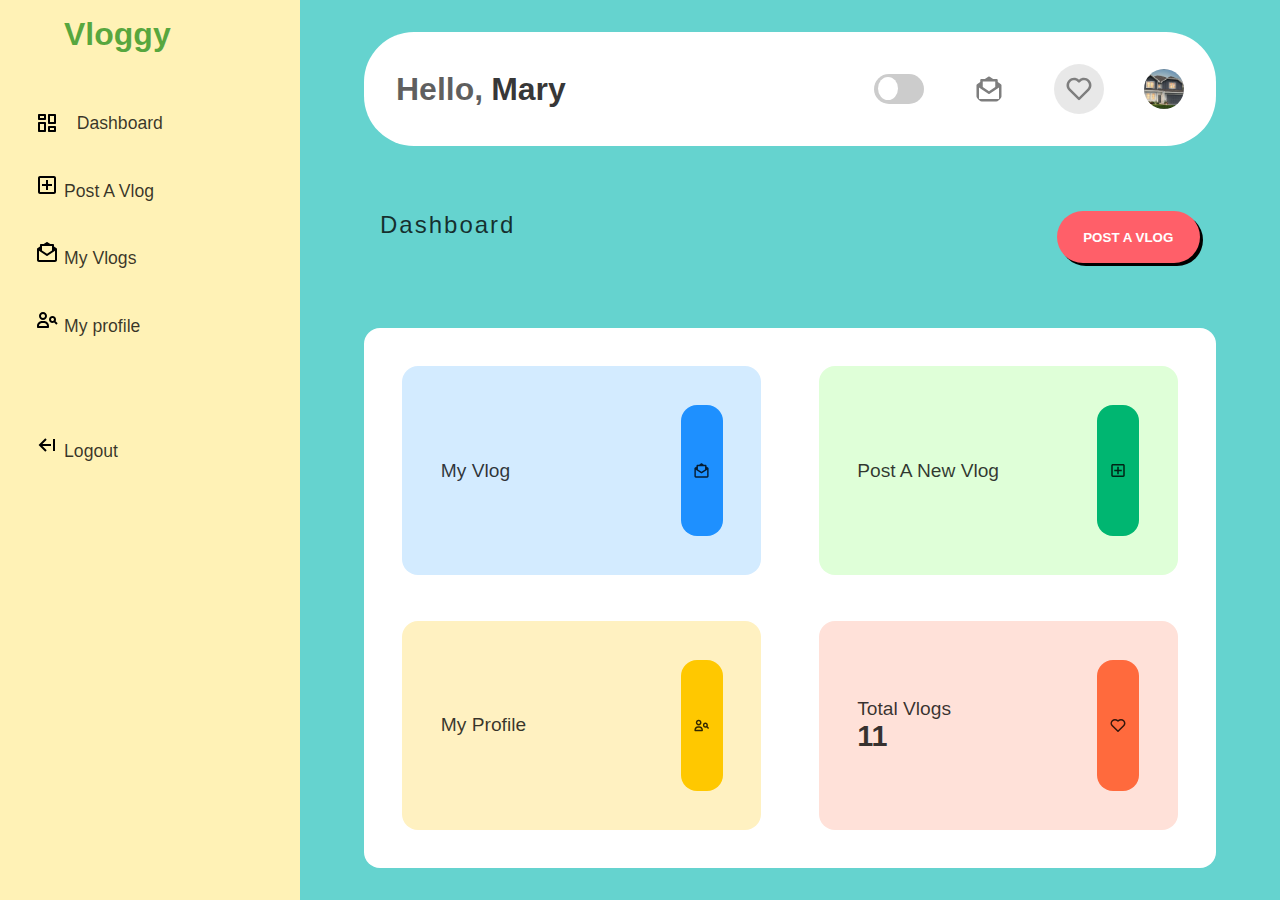
<file: vlog real site/dashboard/index.html>
<!DOCTYPE html>
<html lang="en">
<head>
    <meta charset="UTF-8">
    <meta name="viewport" content="width=device-width, initial-scale=1.0">
    <title>ADMIN | PHP</title>
    <link rel="stylesheet" href="../css/admin_index.css">
</head>
<body>
    <aside>
        <div class="up">
            <h1>Vloggy</h1>
            <div class="car">
                <div class="bar"></div>
                <div class="bar"></div>
                <div class="bar"></div>
            </div>
        </div>
        <ul>
            <li>
                <a href="">
                    <img src="../icons/dashboard-alt.svg" alt="">
                    <span>Dashboard</span>
                </a>
            </li>
            <li>
                <img src="../icons/plus-square.svg" alt="">
                <span>Post A Vlog</span>
            </li>
            <li>
                <img src="../icons/mail-open.svg" alt="">
                <span>My Vlogs</span>
            </li>
            <li>
                <img src="../icons/user-search.svg" alt="">
                <span>My profile</span>
            </li>
        </ul>
        <ul>
            <li>
                <img src="../icons/arrow-from-right-stroke.svg" alt="">
                <span>Logout</span>
            </li>
        </ul>
    </aside>
    <div class="full">
        <nav>
            <div class="left">
                <h1>Hello,</h1>
                <h1>Mary</h1>
            </div>
            <div class="right">
                <label class="dark">
                    <input type="checkbox" name="a" id="">
                    <span class="cover"></span>
                </label>
                <img src="../icons/mail-open.svg" alt="">
                <img src="../icons/heart.svg" alt="">
                <img src="../img/pic1.jpeg" alt="" width="40px" height="40px">
            </div> 
        </nav>
        <div class="cove">
            <div class="left">
                <h2>Dashboard</h2>
            </div>
            <div class="right">
                <button>POST A VLOG</button>
            </div>
        </div>
        <section>
            <div class="bender">
                <div class="box" style="--se: #d3ebff;">
                    <p>My Vlog</p>
                    <div class="image-cover" style="--se: #1e90ff;">
                        <img src="../icons/mail-open.svg" alt="" >
                    </div>
                </div>
                <div class="box" style="--se: #dfffd8;">
                    <p>Post A New Vlog</p>
                    <div class="image-cover" style="--se: #00b671;">
                        <img src="../icons/plus-square.svg" alt="">
                    </div>
                </div>
            </div>
           <div class="bender">
                <div class="box" style="--se: #fff1c1;">
                    <p>My Profile</p>
                    <div class="image-cover" style="--se: #ffc800;">
                        <img src="../icons/user-search.svg" alt="">
                    </div>
                </div>
                <div class="box" style="--se: #ffe1d9;">
                    <div class="grid-0">
                        <p>Total Vlogs</p>
                        <h2>11</h2>
                    </div>
                    <div class="image-cover" style="--se: #ff6a3d;">
                        <img src="../icons/heart.svg" alt="" >
                    </div>
                </div>
           </div>
        </section>
    </div>
    <script src="index.js"></script>
</body>
</html>
</file>
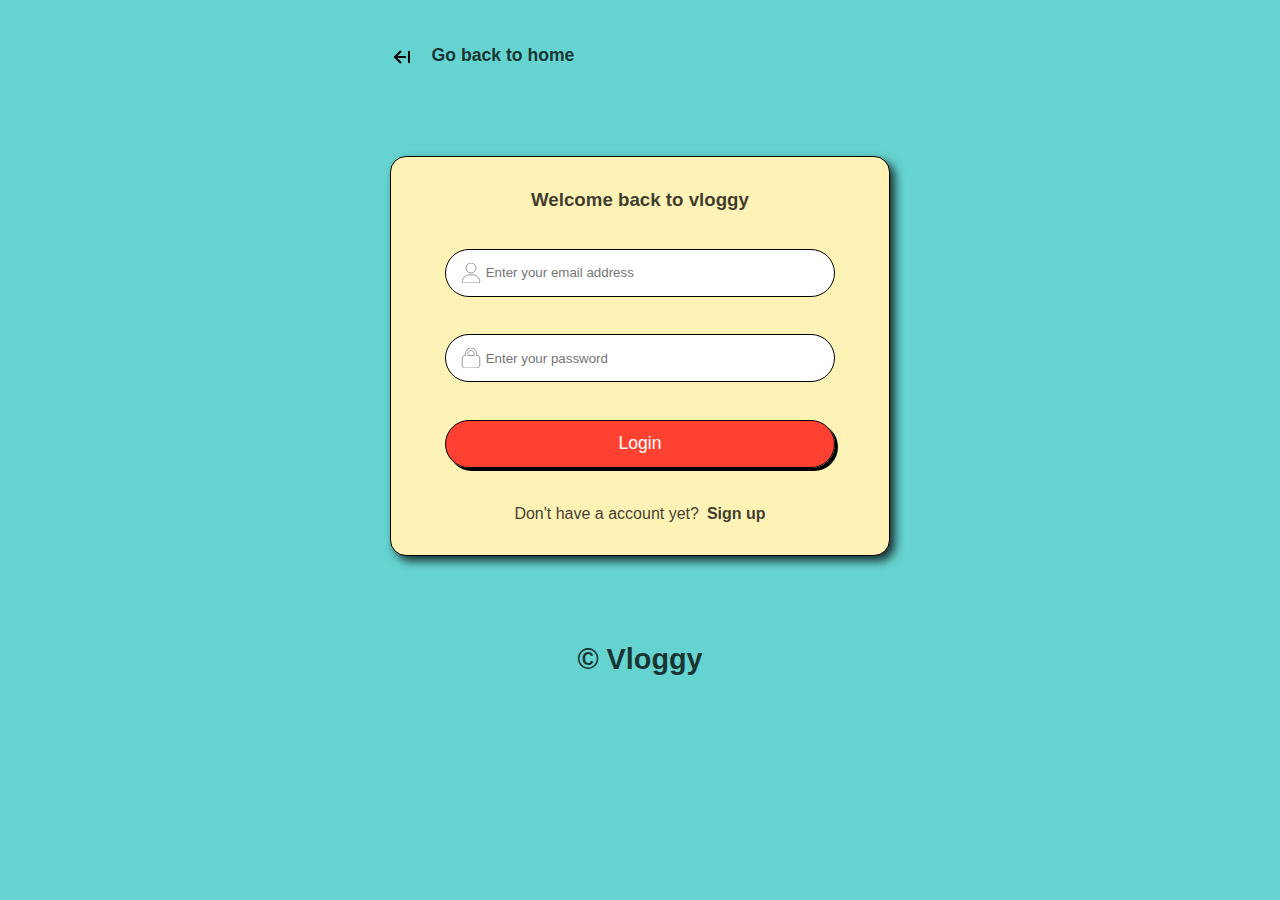
<file: vlog real site/login.html>
<!DOCTYPE html>
<html lang="en">
<head>
    <meta charset="UTF-8">
    <meta name="viewport" content="width=device-width, initial-scale=1.0">
    <title>Vlog | login page</title>
    <link rel="stylesheet" href="css/login.css">
</head>
<body>
    <div class="k">
        <a href="vlog.html">
            <img src="icons/arrow-from-right-stroke.svg" alt="">
            <p>Go back to home</p>
        </a>
    </div>
    <div class="container">
        <h3>Welcome back to vloggy</h3>
        <label for="">
            <img src="icons/user-solid.svg" alt="" width="20px" height="20px">
            <input type="text" placeholder="Enter your email address">
        </label>
        <label for="">
            <img src="icons/lock-solid.svg" alt="" width="20px" height="20px">
            <input type="text" placeholder="Enter your password">
        </label>
        
        <button>
            <p>Login</p>
            <div class="from"></div>
        </button>
        <div class="g">
            <p>Don't have a account yet?</p>
            <a href="register.html">Sign up</a>
        </div> 
    </div>
    <h1>&copy; Vloggy</h1>

    <script src="javascript/a.js"></script>
    <script src="javascript/bol.js"></script>
</body>
</html>
</file>
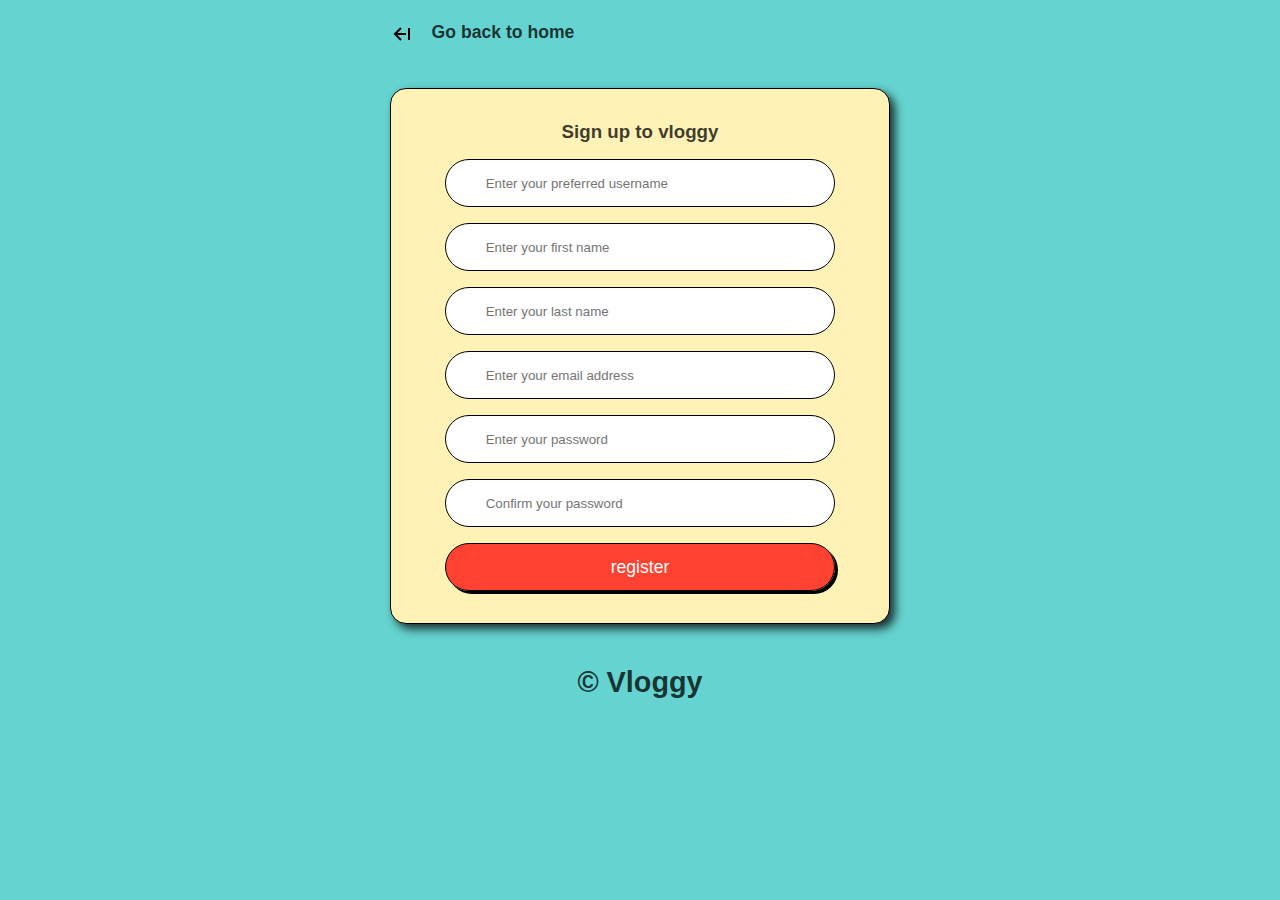
<file: vlog real site/register.html>
<!DOCTYPE html>
<html lang="en">
<head>
    <meta charset="UTF-8">
    <meta name="viewport" content="width=device-width, initial-scale=1.0">
    <title>Vloggy | register page</title>
    <link rel="stylesheet" href="css/login.css">
</head>
<body>
    <div class="k">
        <a href="vlog.html">
            <img src="icons/arrow-from-right-stroke.svg" alt="">
            <p>Go back to home</p>
        </a>
    </div>
    <div class="container">
        <h3>Sign up to vloggy</h3>
        <label for="">
            <input type="text" placeholder="Enter your preferred username">
        </label>
        <label for="">
            <input type="text" placeholder="Enter your first name">
        </label>
        <label for="">
            <input type="text" placeholder="Enter your last name">
        </label>
        <label for="">
            <input type="text" placeholder="Enter your email address">
        </label>
        <label for="">
            <input type="text" placeholder="Enter your password">
        </label>
        <label for="">
            <input type="text" placeholder="Confirm your password">
        </label>

        <button>
            <p>register</p>
            <div class="from"></div>
        </button>
    </div>
    <h1>&copy; Vloggy</h1>

    <script src="javascript/a.js"></script>
    <script src="javascript/bol.js"></script>
</body>
</html>
</file>
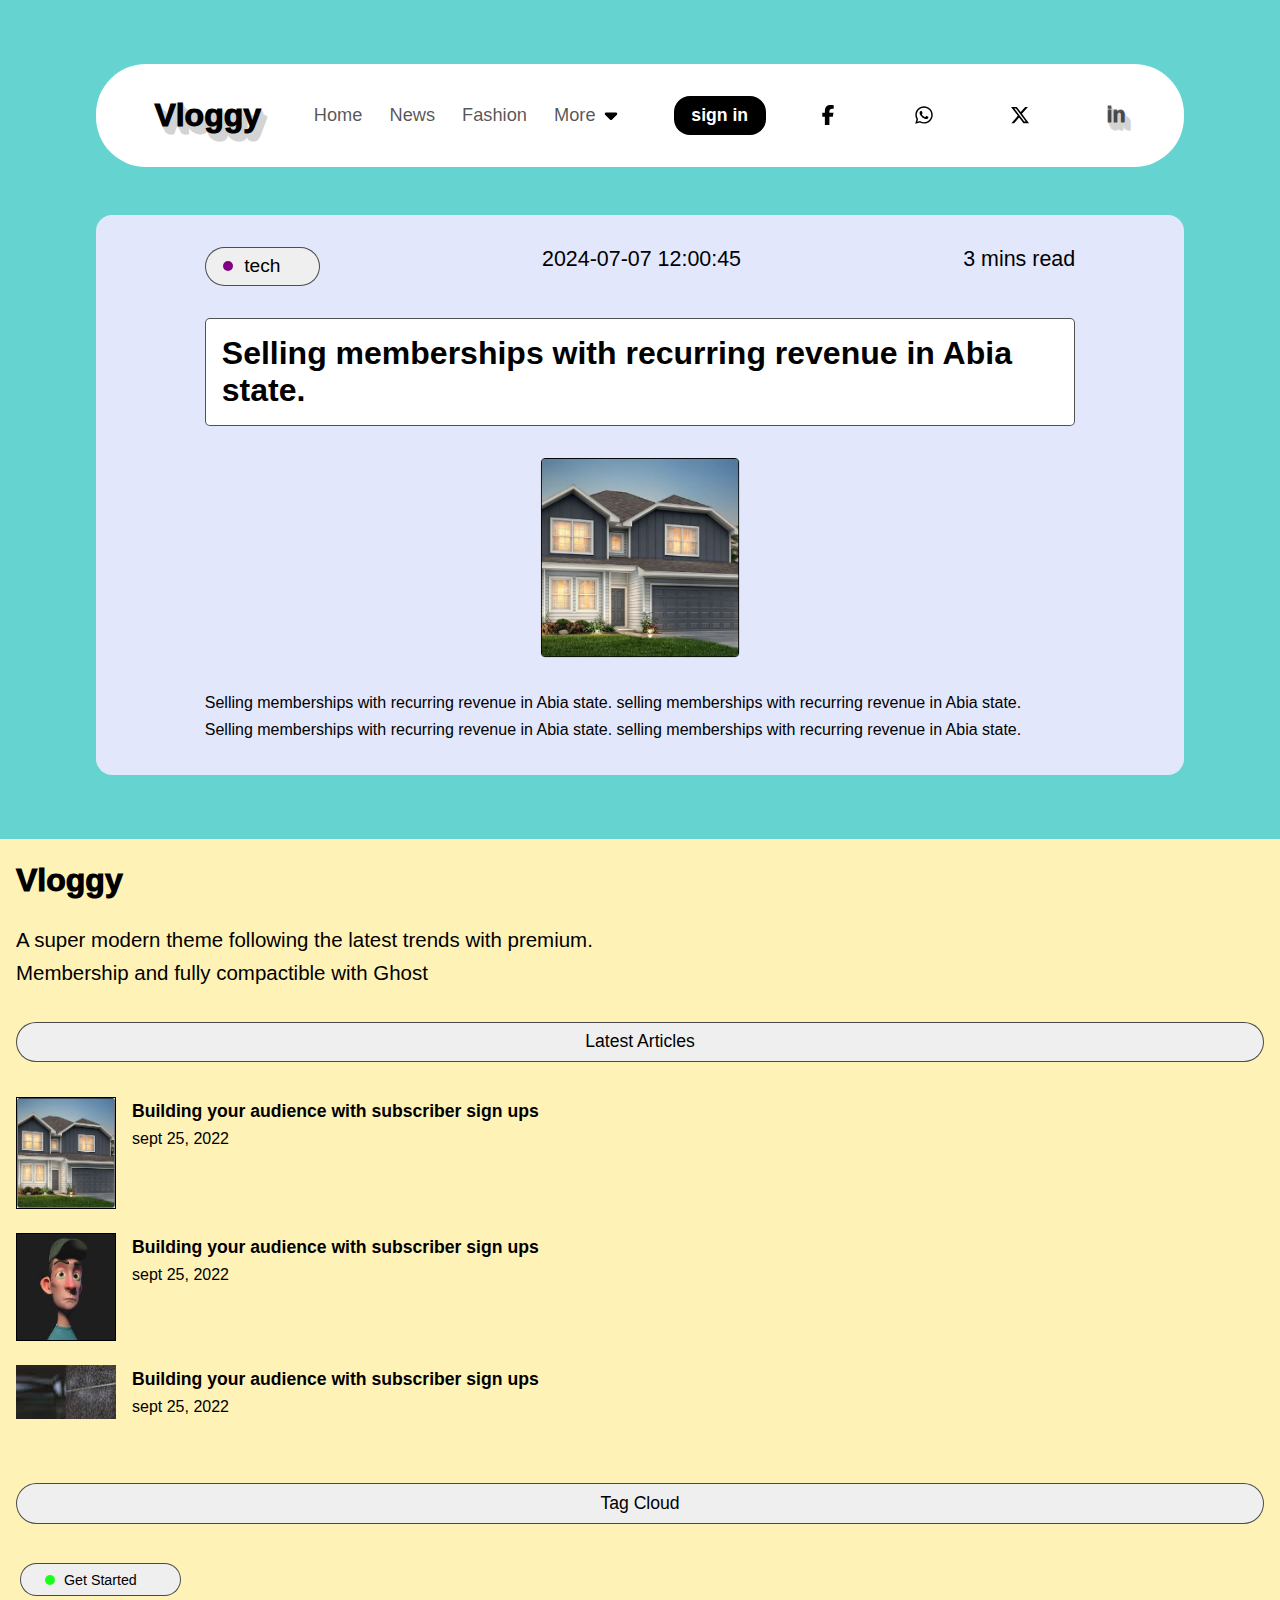
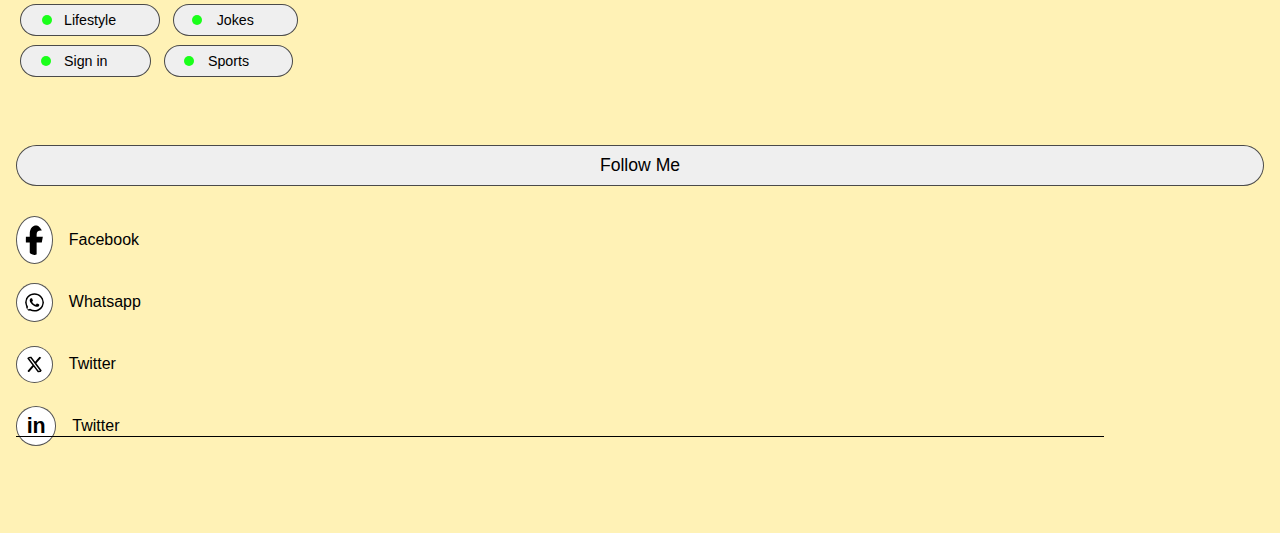
<file: vlog real site/singlepage.html>
<!DOCTYPE html>
<html lang="en">
<head>
    <meta charset="UTF-8">
    <meta name="viewport" content="width=device-width, initial-scale=1.0">
    <title>Single Vlog | page</title>
    <link rel="stylesheet" href="css/navbar.css">
    <link rel="stylesheet" href="css/footer.css">
    <link rel="stylesheet" href="css/index.css">
    <link rel="stylesheet" href="css/singlepage.css">
    <link rel="stylesheet" href="css/medias.css">
</head>
<body>
    <main>
        <div class="pack-the-nav">
            <nav>
               <h1>Vloggy</h1>
               <ul>
                   <li><a href="vlog.html">Home</a></li>
                   <li><a href="vlog.html#News">News</a></li>
                   <li>Fashion</li>
                   <li class="dropme">
                       <p>More</p>
                       <img src="icons/caret-down-solid.svg" alt="" width="20px" height="20px">
                       <div class="dpo">
                           <ol>
                               <li>Register</li>
                               <li>Write a comment</li>
                               <li>Post a Vlog</li>
                           </ol>
                       </div>
                   </li>
               </ul>
               <button onClick="window.location = 'login.html'">sign in</button>
               <ul>
                   <li><img src="svg_images/facebook.svg" alt="N/A" width="20px" height="20px"></li>
                   <li><img src="svg_images/whatsapp.svg" alt="N/A" width="20px" height="20px"></li>
                   <li><img src="svg_images/x.svg" alt="N/A" width="20px" height="20px"></li>
                   <h1 style="font-size: 1.34rem;">in</h1>
               </ul>
               <div class="shows">
                   <div class="bar q1"></div>
                   <div class="bar q2"></div>
                   <div class="bar q3"></div>
               </div>
               <div class="drop-down" id="dropped">
                   <ul class="d-op">
                       <li><a href="vlog.html">Home</a></li>
                       <li><a href="vlog.html#News">News</a></li>
                       <li>Fashion</li>
                       <li>More</li> 
                   </ul>
               </div> 
           </nav>
        </div>
        <section>
            <div class="lop">  
                <button><span style="--fg:purple;">tech</span></button>
                <p>2024-07-07 12:00:45</p>
                <p>3 mins read</p>
            </div>
            <div class="titles">
                <h1>Selling memberships with recurring revenue in Abia state.</h1>
            </div>
            <img src="img/pic1.jpeg" alt="d" width="200px" height="200px">
            <div class="comment">
                <p>Selling memberships with recurring revenue in Abia state. selling memberships with recurring revenue in Abia state.</p>
                <p>Selling memberships with recurring revenue in Abia state. selling memberships with recurring revenue in Abia state.</p>
            </div>
        </section>
    </main>
     <footer> 
        <div class="lefter">
            <h1>Vloggy</h1>
            <div class="bag">
                <p>A super modern theme following the latest trends with premium.</p>
                <p> Membership and fully compactible with Ghost</p>
            </div>
        </div>
        <div class="cont">
            <button>Latest Articles</button>
            <div class="group">
                <div class="news12">
                    <div class="left">
                        <img src="img/pic1.jpeg" alt="">
                    </div>
                    <div class="right">
                        <h2>Building your audience with subscriber sign ups</h2>
                        <p>sept 25, 2022</p>
                    </div>
                </div>
                <div class="news12">
                    <div class="left">
                        <img src="img/cartoon/c.jpeg" alt="">
                    </div>
                        <div class="right">
                        <h2>Building your audience with subscriber sign ups</h2>
                        <p>sept 25, 2022</p>
                    </div>
                </div>
                    <div class="news12">
                    <div class="left" style="background-image: url('img/cartoon/d.jpeg');"></div>
                        <div class="right">
                        <h2>Building your audience with subscriber sign ups</h2>
                        <p>sept 25, 2022</p>
                    </div>
                </div>
            </div>
        </div>
    
        <div class="cont">
            <button>Tag Cloud</button>
            <div class="g-buttons">
                <button class="osuobi" onClick="window.location = 'register.html'"><span style="--fg:  #1aff1a;">Get Started</span></button>
                <div class="kl">
                    <button><span style="--fg:#1aff1a;">Lifestyle</span></button>
                    <button><span style="--fg:#1aff1a;">Jokes</span></button>
                </div>
                <div class="kl">
                    <button><span style="--fg:  #1aff1a;">Sign in</span></button>
                    <button><span style="--fg:  #1aff1a;">Sports</span></button>
                </div>
            </div>
        </div>
        <div class="cont flo"> 
            <button>Follow Me</button>
            <ul class="blabas">
                <li class="bolo12">
                    <img src="svg_images/facebook.svg" alt="" class="q4w">
                    <p>Facebook</p>
                </li>
                <li class="bolo12">
                    <img src="svg_images/whatsapp.svg" alt="">
                    <p>Whatsapp</p>
                </li>
                <li class="bolo12">
                    <img src="svg_images/x.svg" alt="" >
                    <p>Twitter</p>
                </li>
                <li class="bolo12">
                    <h2 class="lastone" style="font-size: 1.34rem;">in</h2>
                    <p >Twitter</p>
                </li>
            </ul>
        </div> 
    </footer>

    <script src="javascript/a.js"></script>
    <script src="javascript/do.js"></script>
    <script src="z.js"></script>
</body>
</html>
</file>
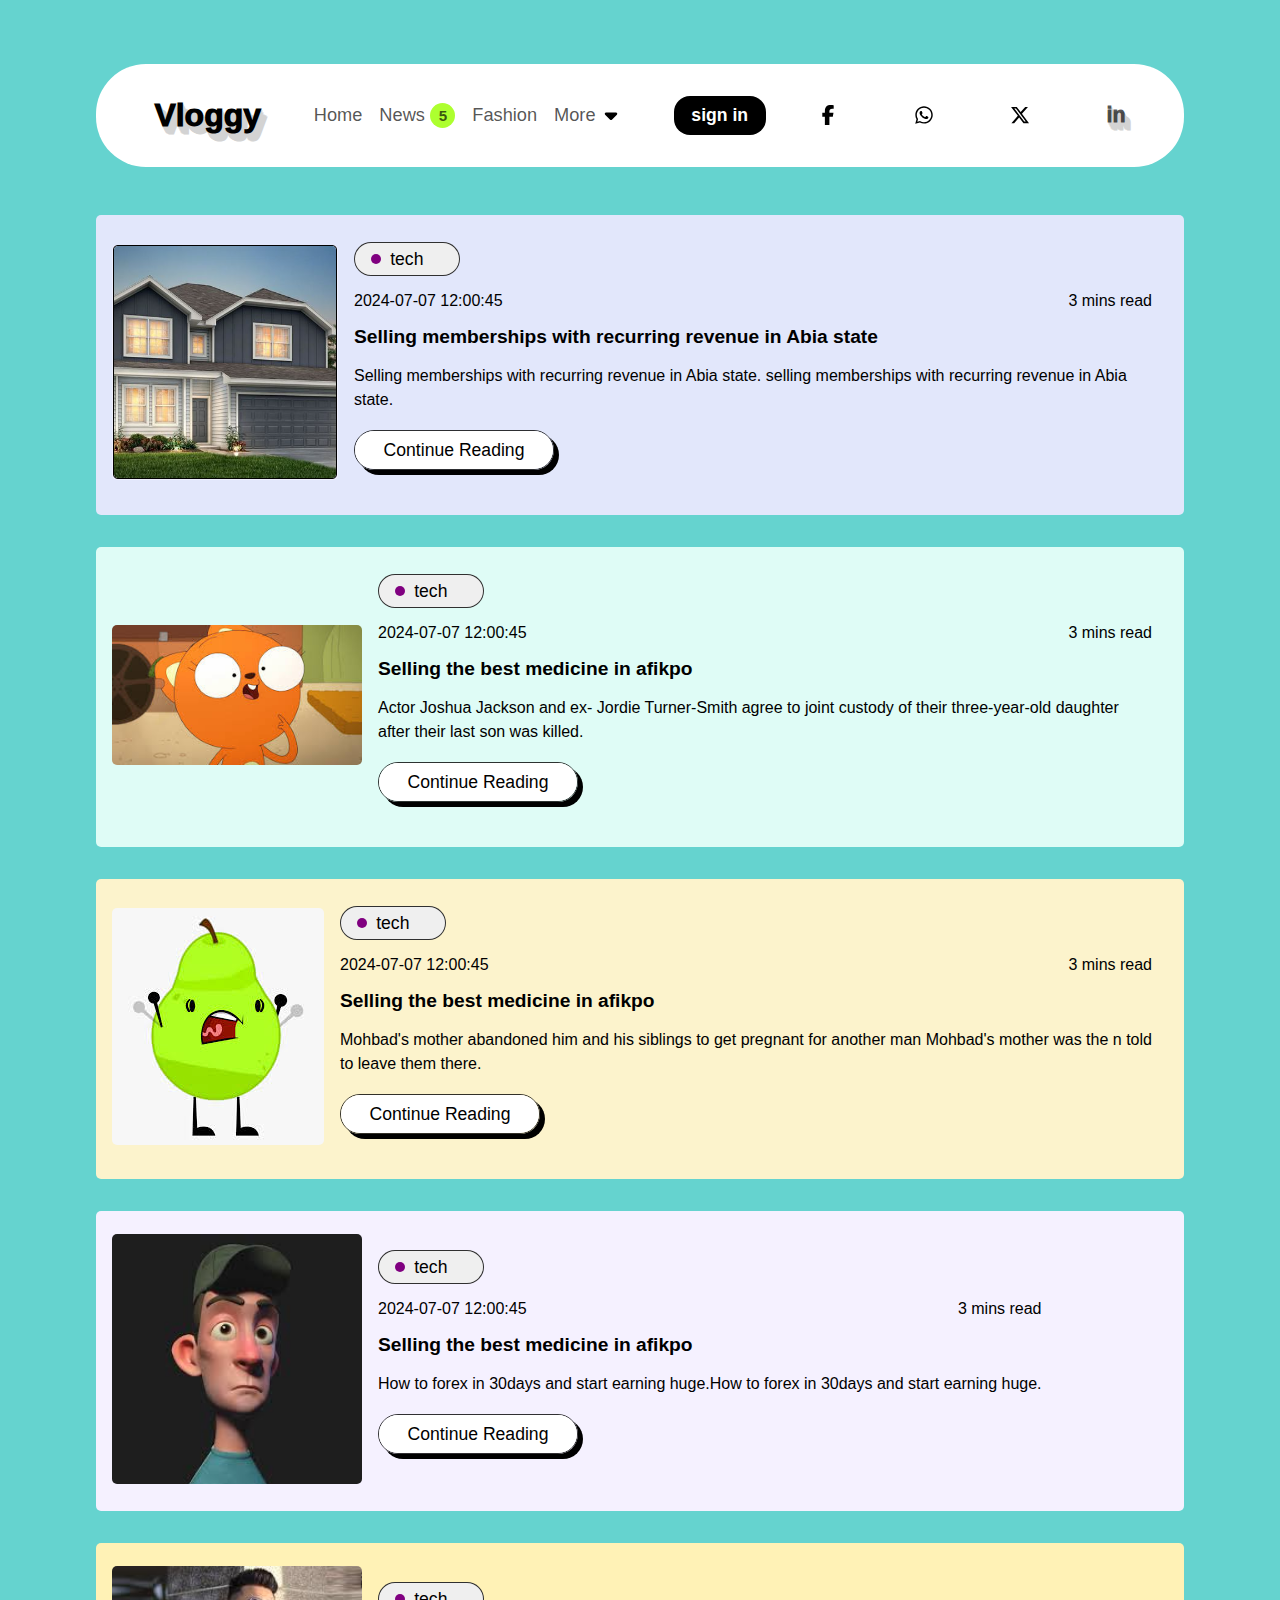
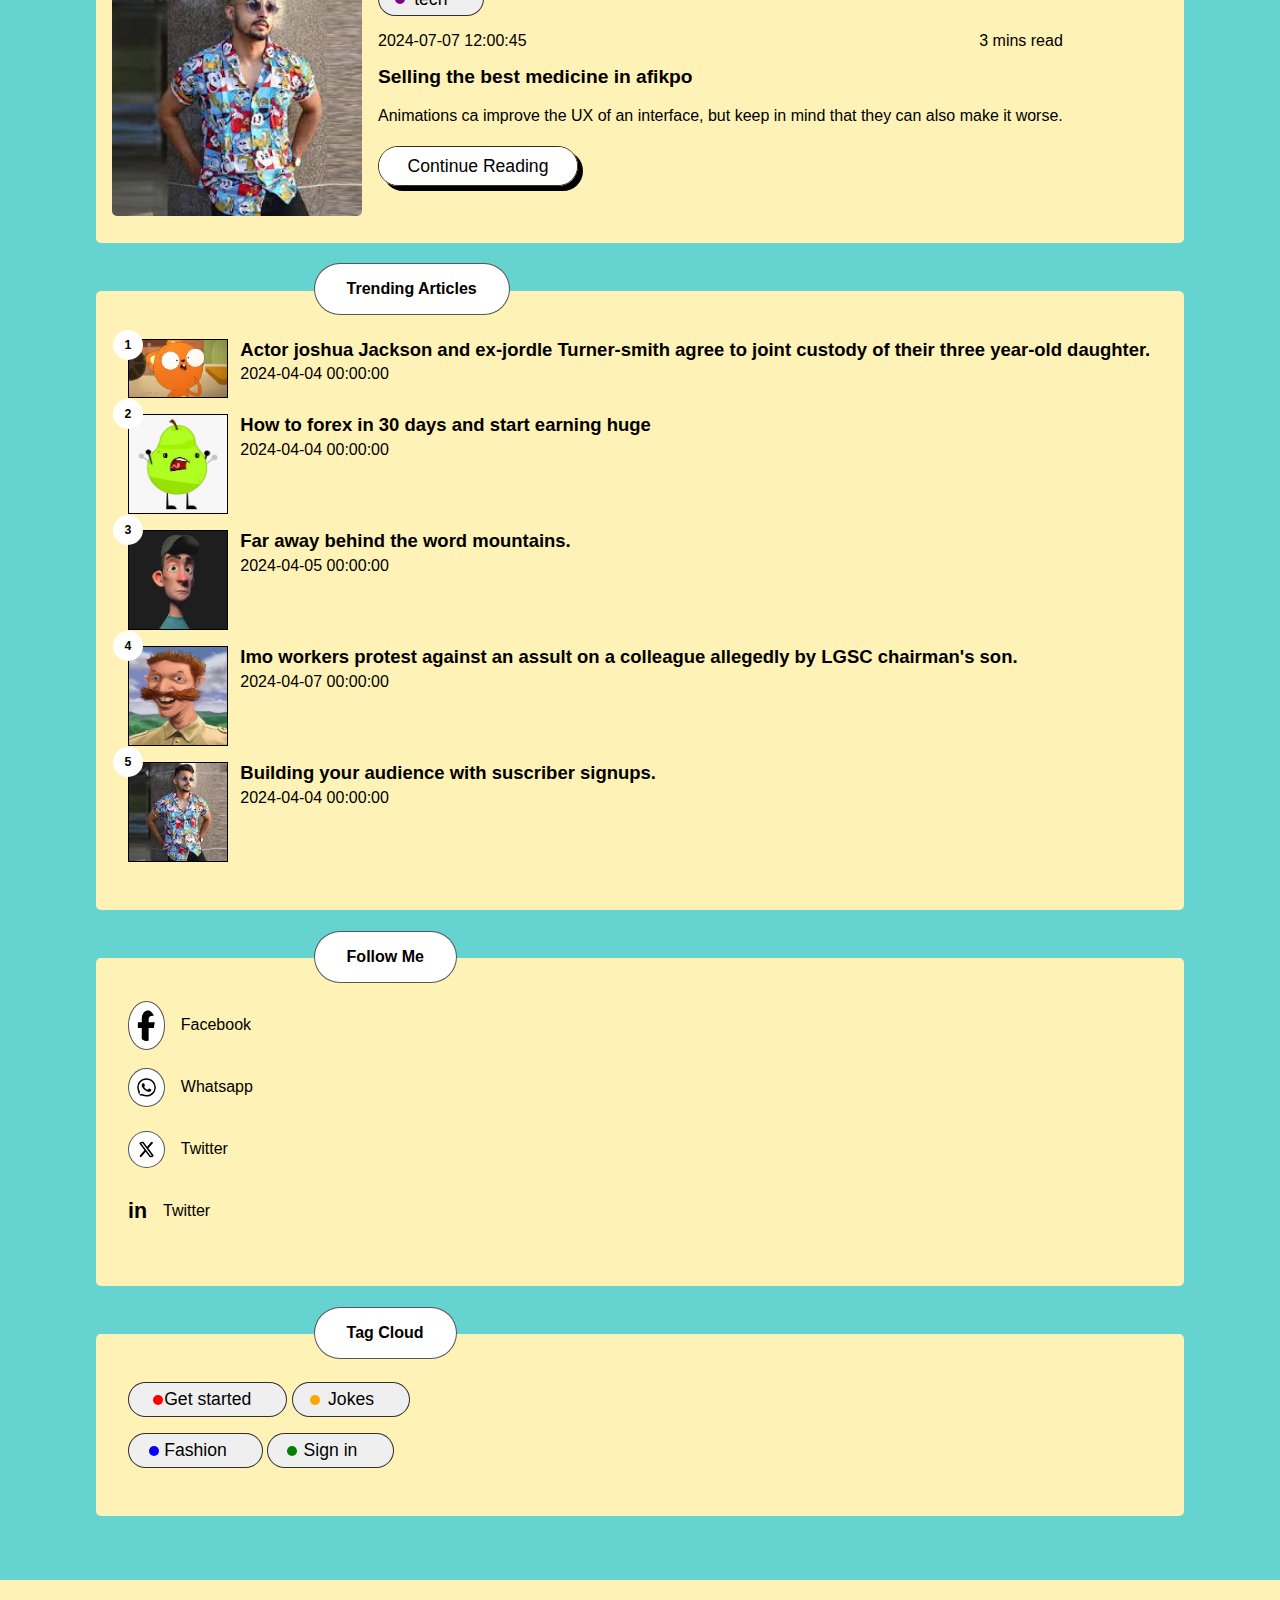
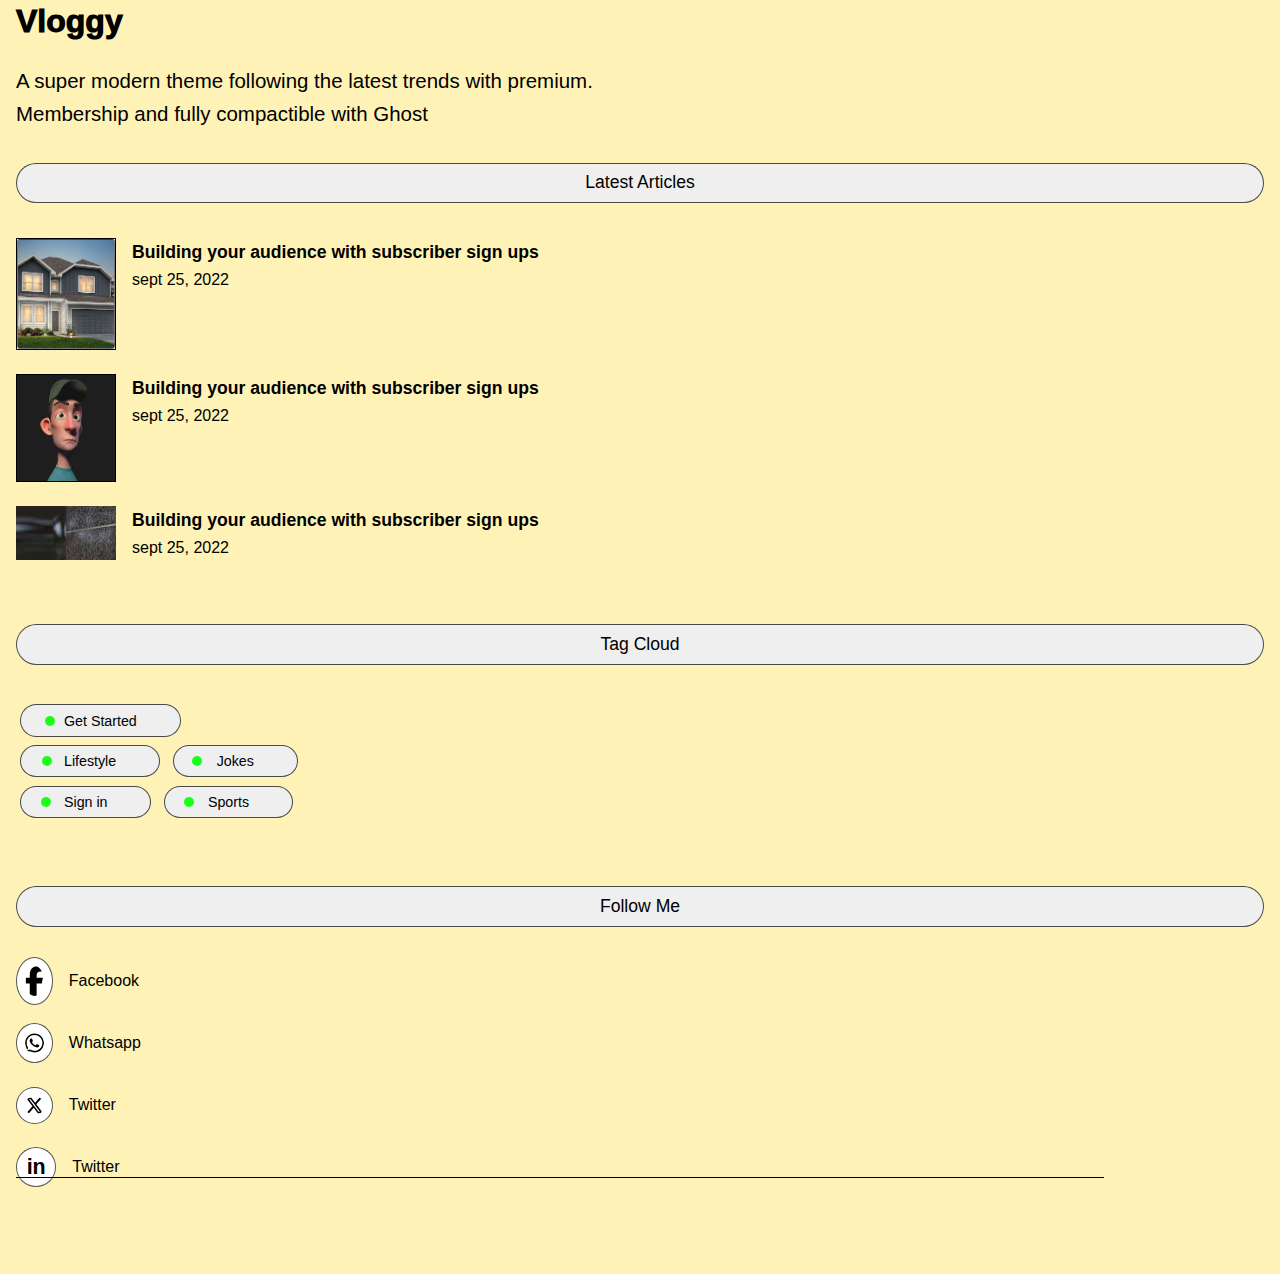
<file: vlog real site/vlog.html>
<!DOCTYPE html>
<html lang="en">
<head>
    <meta charset="UTF-8">
    <meta name="viewport" content="width=device-width, initial-scale=1.0">
    <title>Vlog | php site</title>
    <link rel="stylesheet" href="css/navbar.css">
    <link rel="stylesheet" href="css/footer.css">
    <link rel="stylesheet" href="css/index.css">
    <link rel="stylesheet" href="css/medias.css">
</head>
<body>
    <main>
        <div class="pack-the-nav"> 
            <nav>
                <h1 class="one">Vloggy</h1>
                <ul>
                    <li>Home</li>
                    <li>
                        <p>News</p>
                        <sup>5</sup>
                    </li>
                    <li>Fashion</li>
                    <li class="dropme">
                        <p>More</p>
                        <img src="icons/caret-down-solid.svg" alt="" width="20px" height="20px">
                        <div class="dpo">
                            <ol>
                                <li>Register</li>
                                <li>Write a comment</li>
                                <li>Post a Vlog</li>
                            </ol>
                        </div>
                    </li>
                </ul>
                <button onClick="window.location = 'login.html'">sign in</button>
                <ul>
                    <li><img src="svg_images/facebook.svg" alt="" width="20px" height="20px"></li>
                    <li><img src="svg_images/whatsapp.svg" alt="" width="20px" height="20px"></li>
                    <li><img src="svg_images/x.svg" alt="" width="20px" height="20px"></li>
                    <h1 style="font-size: 1.34rem;">in</h1>
                </ul>
                <div class="shows">
                    <div class="bar q1"></div>
                    <div class="bar q2"></div>
                    <div class="bar q3"></div>
                </div>
            </nav>
            <div class="drop-down" id="dropped">
               <ul class="d-op">
                    <li><a href="vlog.html">Home</a></li>
                    <li><a href="vlog.html#News">News</a></li>
                    <li>Fashion</li>
                    <li>More</li> 
                </ul>
            </div> 
        </div>
        
        <main class="container"> 
            <div class="first">
                <!-- The start of the ???? -->
                <div class="box" style="--s:#e2e7fb;">
                    <div class="a">
                        <img src="img/pic1.jpeg" alt="">
                    </div>
                    <div class="b">
                        <div class="head">
                            <button><span style="--fg:purple;">tech</span></button>
                            <div class="lop">
                                <p>2024-07-07 12:00:45</p>
                                <p>3 mins read</p>
                            </div>
                        </div>
                        <div class="middle">
                            <h1>Selling memberships with recurring revenue in Abia state</h1>
                            <p>Selling memberships with recurring revenue in Abia state. selling memberships with recurring revenue in Abia state.</p>
                        </div>
                        <div class="foot">
                            <a href="singlepage.html">
                                <div class="frontier">Continue Reading</div>
                                <div class="backer">Click to see more</div>
                            </a>
                        </div>
                    </div>
                </div>
                <div class="box" style="--s:#dffcf6;">
                    <div class="a">
                        <img src="img/cartoon/a.jpeg" alt="">
                    </div>
                    <div class="b">
                        <div class="head">
                            <button><span style="--fg:purple;">tech</span></button>
                             <div class="lop">
                                <p>2024-07-07 12:00:45</p>
                                <p>3 mins read</p>
                            </div>
                        </div>
                        <div class="middle">
                            <h1>Selling the best medicine in afikpo</h1>
                            <p>Actor Joshua Jackson and ex- Jordie Turner-Smith agree to joint custody of their three-year-old daughter after their last son was killed.</p>
                        </div>
                        <div class="foot">
                            <a href="singlepage.html">
                                <div class="frontier">Continue Reading</div>
                                <div class="backer">Click to see more</div>
                            </a>
                        </div>
                    </div>
                </div>
                <div class="box" style="--s: #fcf3cc;">
                    <div class="a">
                        <img src="img/cartoon/b.jpeg" alt="">
                    </div>
                    <div class="b">
                        <div class="head">
                            <button><span style="--fg:purple;">tech</span></button>
                             <div class="lop">
                                <p>2024-07-07 12:00:45</p>
                                <p>3 mins read</p>
                            </div>
                        </div>
                        <div class="middle">
                            <h1>Selling the best medicine in afikpo</h1>
                           <p>Mohbad's mother abandoned him and his siblings to get pregnant for another man Mohbad's mother was the n told to leave them there.</p>
                        </div>
                        <div class="foot">
                            <a href="singlepage.html">
                                <div class="frontier">Continue Reading</div>
                                <div class="backer">Click to see more</div>
                            </a>
                        </div>
                    </div>
                </div>
                <div class="box" style="--s:#f5f1ff;">
                    <div class="a" >
                        <img src="img/cartoon/c.jpeg" alt="">
                    </div>
                    <div class="b">
                        <div class="head">
                            <button><span style="--fg:purple;">tech</span></button>
                            <div class="lop">
                                <p>2024-07-07 12:00:45</p>
                                <p>3 mins read</p>
                            </div>
                        </div>
                        <div class="middle">
                            <h1>Selling the best medicine in afikpo</h1>
                            <p>How to forex in 30days and start earning huge.How to forex in 30days and start earning huge.</p>
                        </div>
                        <div class="foot">
                            <a href="singlepage.html">
                                <div class="frontier">Continue Reading</div>
                                <div class="backer">Click to see more</div>
                            </a>
                        </div>
                    </div>
                </div>
                <div class="box" style="--s: #FFF2b6;">
                    <div class="a">
                        <img src="img/cartoon/d.jpeg" alt="">
                    </div>
                    <div class="b">
                        <div class="head">
                            <button><span style="--fg:purple;">tech</span></button>
                             <div class="lop">
                                <p>2024-07-07 12:00:45</p>
                                <p>3 mins read</p>
                            </div>
                        </div>
                        <div class="middle">
                            <h1>Selling the best medicine in afikpo</h1>
                           <p>Animations ca improve the UX of an interface, but keep in mind that they can also make it worse.</p>
                        </div>
                         <div class="foot">
                            <a href="singlepage.html">
                                <div class="frontier">Continue Reading</div>
                                <div class="backer">Click to see more</div>
                            </a>
                        </div>
                    </div>
                </div>
            </div>
            <!-- This is the second box  -->
            <div class="second">
                <div class="a12">
                    <div class="top">Trending Articles</div>
                    <div class="news" id="News">
                        <div data-g="1" class="left r">
                            <img src="img/cartoon/a.jpeg" alt="">
                        </div>
                        <div class="right">
                            <h2>Actor joshua Jackson and ex-jordle Turner-smith agree to joint custody of their three year-old daughter. </h2>
                            <p>2024-04-04 00:00:00</p>
                        </div>
                    </div>
                    <div class="news">
                        <div data-g="2" class="left">
                            <img src="img/cartoon/b.jpeg" alt="">
                        </div>
                        <div class="right">
                            <h2>How to forex in 30 days and start earning huge</h2>
                            <p>2024-04-04 00:00:00</p>
                        </div>
                    </div>
                    <div class="news">
                        <div data-g="3" class="left">
                            <img src="img/cartoon/c.jpeg" alt="">
                        </div>
                        <div class="right">
                            <h2>Far away behind the word mountains. </h2>
                            <p>2024-04-05 00:00:00</p>
                        </div>
                    </div>
                    <div class="news">
                        <div data-g="4" class="left">
                            <img src="img/cartoon/e.jpeg" alt="">
                        </div>
                        <div class="right">
                            <h2>Imo workers protest against an assult on a colleague allegedly by LGSC chairman's son.</h2>
                            <p>2024-04-07 00:00:00</p>
                        </div>
                    </div>
                    <div class="news">
                        <div data-g="5" class="left">
                            <img src="img/cartoon/d.jpeg" alt="">
                        </div>
                        <div class="right">
                            <h2>Building your audience with suscriber signups.</h2>
                            <p>2024-04-04 00:00:00</p>
                        </div>
                    </div>
                </div>
                <div class="a12 ll">
                    <div class="top">Follow Me</div>
                    <ul>
                        <li class="bolo12">
                            <img src="svg_images/facebook.svg" alt="" class="q4w">
                            <p>Facebook</p>
                        </li>
                        <li class="bolo12">
                            <img src="svg_images/whatsapp.svg" alt="">
                            <p>Whatsapp</p>
                        </li>
                        <li class="bolo12">
                            <img src="svg_images/x.svg" alt="" >
                            <p>Twitter</p>
                        </li>
                        <li class="bolo12">
                            <h2 style="font-size: 1.34rem;">in</h2>
                            <p>Twitter</p>
                        </li>
                    </ul>
                </div>
                <div class="a12 ll">
                    <div class="top">Tag Cloud</div>
                    <div class="l9">
                        <button><span style="--fg: red;">Get started</span></button>
                        <button><span style="--fg: orange;">Jokes</span></button>
                    </div>
                    <div class="l9">
                        <button><span style="--fg: blue;">Fashion</span></button>
                        <button><span style="--fg: green;">Sign in</span></button>
                    </div>
                </div>
            </div>
        </main>
    </main>
    <footer> 
        <div class="lefter">
            <h1>Vloggy</h1>
            <div class="bag">
                <p>A super modern theme following the latest trends with premium.</p>
                <p> Membership and fully compactible with Ghost</p>
            </div>
        </div>
        <div class="cont">
            <button>Latest Articles</button>
            <div class="group">
                <div class="news12">
                    <div class="left">
                        <img src="img/pic1.jpeg" alt="">
                    </div>
                    <div class="right">
                        <h2>Building your audience with subscriber sign ups</h2>
                        <p>sept 25, 2022</p>
                    </div>
                </div>
                <div class="news12">
                    <div class="left">
                        <img src="img/cartoon/c.jpeg" alt="">
                    </div>
                        <div class="right">
                        <h2>Building your audience with subscriber sign ups</h2>
                        <p>sept 25, 2022</p>
                    </div>
                </div>
                    <div class="news12">
                    <div class="left" style="background-image: url('img/cartoon/d.jpeg');"></div>
                        <div class="right">
                        <h2>Building your audience with subscriber sign ups</h2>
                        <p>sept 25, 2022</p>
                    </div>
                </div>
            </div>
        </div>
    
        <div class="cont">
            <button>Tag Cloud</button>
            <div class="g-buttons">
                <button class="osuobi" onClick="window.location = 'register.html'"><span style="--fg:  #1aff1a;">Get Started</span></button>
                <div class="kl">
                    <button><span style="--fg:#1aff1a;">Lifestyle</span></button>
                    <button><span style="--fg:#1aff1a;">Jokes</span></button>
                </div>
                <div class="kl">
                    <button><span style="--fg:  #1aff1a;">Sign in</span></button>
                    <button><span style="--fg:  #1aff1a;">Sports</span></button>
                </div>
            </div>
        </div>
        <div class="cont flo"> 
            <button>Follow Me</button>
            <ul class="blabas">
                <li class="bolo12">
                    <img src="svg_images/facebook.svg" alt="" class="q4w">
                    <p>Facebook</p>
                </li>
                <li class="bolo12">
                    <img src="svg_images/whatsapp.svg" alt="">
                    <p>Whatsapp</p>
                </li>
                <li class="bolo12">
                    <img src="svg_images/x.svg" alt="" >
                    <p>Twitter</p>
                </li>
                <li class="bolo12">
                    <h2 class="lastone" style="font-size: 1.34rem;">in</h2>
                    <p >Twitter</p>
                </li>
            </ul>
        </div> 
    </footer>


    <script src="javascript/a.js"></script>
    <script src="javascript/do.js"></script>
    <script src="z.js"></script>
</body>
</html>
</file>
<file: vlog real site/css/admin_index.css>
*{
    margin: 0;
    padding: 0;
    box-sizing: border-box;
}
a{
    text-decoration: none;
    color: inherit;
}
:root
{
    --back-home-color:#65d3cf;
    --yellow: #FFF2b6;
    --tiny: 0.921rem;
    --cb: #ff5f69;
}
body{
    background: var(--back-home-color);
    color: rgba(0, 0, 0, 0.785);
    display: flex;
    font-family: 'Segoe UI', Tahoma, Geneva, Verdana, sans-serif;
}
.full{
    height: 100dvh;
    width: calc(100dvw - 300px);
    padding: 2em;
    padding-inline: 4em;
    display: flex;
    flex-direction: column;
    gap: 1em;
    justify-content: space-between;
}
aside{
    padding-block: 1em;
    width: 300px;
    background: var(--yellow);
    transition: 2s;
}
aside ul{
    display: grid;
    font-weight: 500;
    font-size: 1.2rem;
}
.up + ul{
    margin-top: 2em;
    margin-bottom: 3em;
}
ul, li{
    list-style-type: none;
    line-height: 1.62;
    font-size: 1.1rem;
}
li{
    padding-block: 1em;
    padding-inline: 2em;
    transition: all 0.4s ease-in-out;
}
li a{
    display: flex;
    align-items: center;
    gap: 1em;
    cursor: pointer;
}
li:hover{
    background: var(--back-home-color);
}
.up h1{
    margin-left: 2em;
    color: rgba(0, 128, 0, 0.658);
}
.cove button{
    border: 0;
    outline: 0;
    box-shadow: 3px 3px black;
    padding: 1.4em;
    padding-inline: 2em;
    border-radius: 50px;
    background: var(--cb);
    color: white;
    font-weight: 600;
}
nav, .cove{
    display: flex;
    justify-content: space-between;
    padding-inline: 1em;
}
.cove h2{
    color: rgba(0, 0, 0, 0.785);
    font-weight: 500;
    letter-spacing: 2px;
}
nav{
    background: white;
    padding: 2em;
    border-radius: 50px;
    align-items: center;
}
nav .left, nav .right {
    display: flex;
    align-items: center;
    gap: 0.5em;
}
.left h1:first-child{
    color: rgba(0, 0, 0, 0.623);
}
nav .right{
    display: flex;
    align-items: center;
    gap: 2.5em;
}
.right .dark{ /* The toogle button */
    width: 50px;
    height: 30px;
    position: relative;
    display: inline-block;
}
.dark input[type="checkbox"]{
    height: 0%;
    width: 0%;
    opacity: 0;
}
.right .cover{
    position: absolute;
    cursor: pointer;
    top: 0;
    left: 0;
    right: 0;
    bottom: 0;
    background-color: #ccc;
    -webkit-transition: .4s;
    transition: .4s;
}
.right .cover::before{
    position: absolute;
    content: "";
    height: 23px;
    width: 20px;
    left: 4px;
    bottom: 4px;
    background-color: white;
    -webkit-transition: .4s;
    transition: .4s;
}
.right img:not(:last-child){
    box-sizing: content-box;
    width: 30px;
    height: 30px;
    padding: 10px;
    opacity: 0.5;
}
.right img:nth-child(3){
    background: lightgray;
}
.right img{
    display: flex;
    justify-content: center;
    align-items: center;
    border-radius: 50%;
    background-position:center;
    cursor: pointer;
}
input:checked + .cover{
    background-color: green;
}
input:focus + .cover {
  box-shadow: 0 0 1px #2196F3;
}

input:checked + .cover:before {
  -webkit-transform: translateX(26px);
  -ms-transform: translateX(26px);
  transform: translateX(26px);
}

/* Rounded sliders */
.right .cover {
  border-radius: 34px;
}

.right span.cover:before {
  border-radius: 50%;
}
section{
    height: 60dvh;
    background: white;
    padding: 2em;
    display: flex;
    flex-direction: column;
    row-gap: 2em;
    justify-content: space-between;
    border-radius: 16px;
    font-size: 1.2rem;
}
section .bender{
    display: flex;
    gap: 3em;
    height: 45%;
}
.bender .box{
    flex-grow: 1;
    width: 50%;
    display: flex;
    align-items: center;
    padding-inline: 2em;
    justify-content: space-between;
    background: var(--se);
    border-radius: 16px;
    cursor: pointer;
}
.bender .box:hover{
    border: 2px dashed darkslategray;
}
section .image-cover{
    height: calc(100% - 4em);
    width: 15%;
    padding-block: 1em;
    padding-inline: 0.2em;
    background: var(--se);
    background-repeat: no-repeat;
    background-position: center;
    border-radius: 16px;
    display: flex;
    align-items: center;
    justify-content: center;
}
section img{
    width: 50%;
    height: 50%;
    opacity: 0.8;
}
section p{
    font-weight: 500;
}
</file>
<file: vlog real site/css/login.css>
*{
    margin: 0;
    padding: 0;
    box-sizing: border-box;
}
a
{
    text-decoration: none;
    color: inherit;
    font-weight: 600;
}
:root
{
    --back-home-color:#65d3cf;
    --yellow: #FFF2b6;
}
body 
{
    background: var(--back-home-color);
    display: flex;
    justify-content: space-around;
    align-items: center;
    min-height: 80dvh;
    flex-direction: column;
    font-family: 'Segoe UI', Tahoma, Geneva, Verdana, sans-serif;
    gap: 2em;
    color: rgba(0, 0, 0, 0.774);
    padding-bottom: 1em;
}
h1{
    font-size: 1.8rem;
}
.container 
{
    min-height: 400px;
    width: 500px;
    border: 1px solid black;
    display: flex;
    justify-content: space-between;
    align-items: center;
    flex-direction: column;
    padding: 2em;
    background: var(--yellow);
    border-radius: 16px;
    gap: 1em;
    box-shadow: 5px 5px 10px;
}
label{
    width: 90%;
    height: 3rem;
    position: relative;
}
label img{
    position: absolute;
    top: calc(1.5rem - 20px);
    left: 1em;
    transform: translateY(50%);
}

input, button
{
    height: 3rem;
    border-radius: 50px;
    outline: none;
    border: 1px solid black;
    padding-inline: 1em;
}
input{
    width: 100%;
    padding-left: 3em;
}
button
{
    width: 90%;
    background: rgba(255, 0, 0, 0.734);
    color: white;
    box-shadow: 3px 3px black;
    font-size: 1.1rem;
    display: flex;
    align-items: center;
    justify-content: center;
    gap: 1em;
    position: relative;
}
button .from{
    position: absolute;
    right: 0;
    height: 70%;
    width: 50px;
    justify-self: flex-end;
}
button:hover{
    box-shadow: none;
}
.g 
{
    display: flex;
    gap: 0.5em;
}

.k
{
    width: 500px;
    font-size: 1.1rem;
    margin-top: 1em;
}
.k a{
    display: flex;
    column-gap: 1em;
    cursor: pointer;
}
.k img{
    animation: anim 1s infinite;
    cursor: pointer;
}
@keyframes anim{
    from{
        transform: translateX(0px) scale(1);
    }
    to{
        transform: translateX(6px) scale(1.1);
    }
}
@media (max-width: 501px) {
    body{
        width: 100dvw;
    }
    .container, .k{
        width: 95%;
    }
    label, button{
        width: 100%;
    }
}
</file>
<file: vlog real site/css/navbar.css>
:root
{
    --back-home-color:#65d3cf;
    --nav-height: 2rem;
    --body-padding: clamp(2dvw, 3dvw, 5dvw);
    --all-white: white;
    --yellow: #FFF2b6;
    --tiny: 0.921rem;
}
nav
{
    margin-top: calc( var(--body-padding) - 2rem);
    padding-inline: var(--nav-height);
    padding-block: 2rem;
    display: flex;
    background: var(--all-white);
    align-items: center;
    justify-content: space-around;
    border-radius: 50px;
}
nav h1, footer h1
{
    font-size: clamp(1rem, 2rem ,2.555rem);
    font-weight: 950;
}
nav h1{
    text-shadow: 1px 1.89px lightgrey, 
        2px 4px lightgrey,
        3px 6px lightgrey,
        4px 6.78px lightgrey,
        5px 7px lightgrey,
        6px 8px lightgrey;
}
nav button
{
    background: black;
    color: white;
    font-weight: 700;
    border: 0;
    outline: 0;
    font-size: 1.1rem;
    padding: 0.5em;
    border-radius: 16px;
    padding-inline: 1em;
}
nav ul
{
    display: flex;
    font-size: 1.139rem;
    min-width: 30%;
    color: rgba(0, 0, 0, 0.678);
   
    justify-content: space-between;
}
nav ul li{
    display: flex;
    align-items: center;
    gap: 0.3em;
    cursor: pointer;
}
.dropme{
    position: relative;
}
.dropme .dpo{
    position: absolute;
    top: 150%;
    background: var(--yellow);
    width: 200px;
    padding: 1em;
    border-radius: 5px;
    z-index: 10;
    display: flex;
    flex-direction: column;
    row-gap: 0.5em;
    display: none;
    transition: 1.6s;
}
.dropme:hover .dpo, .dpo:hover{
    display: flex;
}
li sup{
    background: greenyellow;
    width: 25px;
    height: 25px;
    display: flex;
    justify-content: center;
    align-items: center;
    border-radius: 50%;
    font-weight: 600;
}
.shows
{
    gap: 5px;
    display: none;
    cursor: pointer;
}
.shows .bar 
{
    height: 3px;
    width: 30px;
    background: black;
}
.pack-the-nav{
    position: relative; 
}
#dropped{
    position: absolute;
    top: 100%;
    left: 0;
    background: var(--yellow);
    box-shadow: 5px 5px 10px;
    height: 200px;
    width: 100%;
    padding: 1em;
    text-align: center;
    line-height: 1.72;
    font-size: 1.34rem;
    z-index: 3;
    display: none;
    font-weight: 950;
    color: var(--back-home-color);
    border-bottom-left-radius: 16px;
    border-bottom-right-radius: 16px;
}
@media (max-width: 1272px) {
    nav ul:not(.d-op), nav button
    {
        display: none;
    }
    .pack-the-nav{
        position: absolute;
        top: 0;
        left: 0;
        z-index: 7;
        height: 4.9rem;
    }
    nav
    {
        border-radius: 0;
        width: 100dvw;
        justify-content: flex-start;
        background: #FFF2b6;
        margin-top: 0;
    }
    .shows
    {
        display: grid;  
        margin-left: auto;
    }

}
#dropped.a 
{
    display: block;
    animation: roller 0.6s ease-out;
}
#dropped .d-op{
    flex-direction: column;
    align-items: space-around;
    height: 100%;
    letter-spacing: 2px;
}
.shows.a{
    gap: 0;
}
.bar.q1.a{
    transform: rotate(55deg);
}
.bar.q2.a{
    transform: rotate(-35deg);
}
.bar.q3.a{
    display: none;
}

@keyframes roller {
    0%{
        top: 0;
    }
    50%{
        top: 50%;
    }
    100%{
        top: 100%;
    }
}
nav .one{
    animation: oki 1s linear;
    animation-delay: 2s;
    animation-iteration-count: 3;
}
@keyframes oki {
    0%{
        transform: rotateZ(15deg);
    }
    25%{
        transform: rotateZ(-15deg);
    }
    50%{
        transform: rotateZ(15deg);
    }
    75%{
        transform: rotateZ(-15deg);
    }
    100%{
         transform: rotateZ(15deg);
    }
}

nav.a{
    position: fixed;
    top: 0;
    width: calc(100% - var(--body-padding));
    z-index: 5;
}
</file>
<file: vlog real site/css/footer.css>
:root
{
    --back-home:#65d3cf;
    --nav-height: 2rem;
    --body-padding: clamp(2dvw, 4dvw, 5dvw);
    --all-white: white;
    --yellow: #FFF2b6;
    --tiny: 0.921rem;
}
footer{
    position: relative;
    background: var(--yellow);
    height: fit-content;
    padding: 1em;
    display: flex;
    flex-direction: column;
    row-gap: 2em;
    line-height: 1.62;
    padding-bottom: 3em;
}
footer h2{
    font-size: 1.1rem;
}
footer .cont{
    display: flex;
    flex-direction: column;
    margin-bottom: 2em;
}
footer button{
    padding-inline: 2em;
    padding-block: 0.5em;
    font-size: 1.1rem;
    border-radius: 50px;
    margin-bottom: 2em;
    border: 1px solid rgba(0, 0, 0, 0.692);
}
.g-buttons button{
    padding-inline: 3em;
    margin: 0.3em;
    font-size: 0.89rem;
    outline: 0;
}
.news12 {
    display: flex;
    column-gap: 1em;
}
.news12:not(:last-child){
    margin-bottom: 1.5em;
}
.news12 .left{
    width: 100px;
}
.blabas{
    display: flex;
    flex-direction: column;
    row-gap: 1em;
}
footer .lefter{
    display: flex;
    flex-direction: column;
    row-gap: 1em;
}
.lefter p{
    font-size: 1.28rem;
}
footer:after{
    content: " ";
    border-bottom: 1px solid black;
    position: absolute;
    width: calc(100% - (2 * var(--body-padding)));
    bottom: var(--body-padding);
}
</file>
<file: vlog real site/css/index.css>
*{
    padding: 0;
    margin: 0;
    box-sizing: border-box;
}
:root
{
    --back-home:#65d3cf;
    --nav-height: 2rem;
    --body-padding: clamp(2dvw, 6rem, 8dvw);
    --all-white: white;
    --yellow: #FFF2b6;
    --tiny: 0.921rem;
}
ul, li{
    list-style-type: none;
}
a{
    text-decoration: none;
    color: inherit;
}
button{
    position: relative;
}

/* The starting of the body */
body{
    background: var(--back-home);
    color-scheme: light;
    font-family: 'Segoe UI', Tahoma, Geneva, Verdana, sans-serif;
}
main{
    display: flex;
    flex-direction: column;
    row-gap: 3em;
    margin-bottom: 2em;
}
main:not(.container){
    padding-inline: var(--body-padding);
}

.box{
    border-radius: 5px;
    background: var(--s);
    padding: 1em;
}
.box:not(:first-child){
    margin-top: 2em;
}
.foot a, .head button, .l9 button{
    padding-inline: 2em;
    padding-block: 0.34em;
    margin: 1em 1em 1em 0;
    font-size: 1.1rem;
    border-radius: 50px;
    outline: 0;
    border: 1px solid rgba(0, 0, 0, 0.801);
}
.foot a{
    display: block;
    width: 200px;
    height: 40px;
    text-wrap: nowrap;
    box-shadow: 5px 5px;
    position: relative;
    perspective: 1000;
    transform-style: preserve-3d;
}
a .frontier, a .backer{
    position: absolute;
    top: 0;
    left: 0;
    width: 100%;
    height: 100%;
    backface-visibility: hidden;
    border-radius: inherit;
    display: flex;
    justify-content: center;
    align-items: center;
}
a .frontier{
    background: white;
    color: black;
}
a .backer{
    transform: rotateY(180deg);
    background: black;
    color: white;
}
.foot:hover a{
    box-shadow: none;
    transition: 1.6s ease-out;
    background: inherit;
    transform: rotateY(180deg);
}
.head button{
    margin-bottom: 0;
}
.head .lop{
    display: flex;
    justify-content: space-between;
    margin-block: 1em;
    padding-right: 1em;
}
.box .a{
    max-width: 100%;
    height: 200px;
}
.box img{
    width: 100%;
    max-height: 100%;
    border-radius: 5px;
}

.middle p{
    line-height: 1.5;
    margin: 1em 1em 0 0;
}
.middle h1{
    font-size: 1.2rem;
}
/* End of the box cards design */
/* we are starting the flex */
.second{
    display: flex;
    flex-direction: column;
    row-gap: 3em;
}
.second .a12{
    background-color: var(--yellow);
    position: relative;
    padding-block: 3em;
    border-radius: 5px;
    display: flex;
    row-gap: 1em;
    flex-direction: column;
    padding-inline: 2em;
}
.a12 .top{
    padding-inline: 2em;
    padding-block: 1em;
    background: white;
    font-size: 1rem;
    font-weight: 600;
    border-radius: 50px;
    border: 1px solid rgba(0, 0, 0, 0.664);
    position: absolute;
    top: -1.7em;
    left: 20%;
}
.second .news{
    display: flex;
    column-gap: 1em;
    font-size: 0.77rem;
}
.news p{
    font-size: 1rem;
    margin-top: 0.3em;
}
.news .left{
    min-width: 100px;
    max-height: 100px;
    width: 100px;
    position: relative;
}
.news .left::after{
    z-index: 1;
    content: attr(data-g);
    position: absolute;
    background: white;
    height: 30px;
    width: 30px;
    top: -15%;
    left: -15%;
    border-radius: 50%;
    display: flex;
    justify-content: center;
    align-items: center;
    font-weight: 700;
}
.left.r::after{
    animation: bubbling 1s infinite;
}
@keyframes bubbling {
    0%{
        transform: scale(0);
    }
    100%{
        transform: scale(1.1);
        background: var(--back-home);
    }
}
.left img{
    border: 1px solid black;
    width: 100%;
    height: 100%;
}
.a12.ll ul{
    display: flex;
    flex-direction: column;
    row-gap: 1em;
}
.bolo12
{
    display: flex;
    gap: 1em;
    width: fit-content;
    margin-bottom: 0.5em;
    align-items: center;
    height: 2.375em;
    width: 2.375em;
    cursor: pointer;
}
.bolo12 img
{
    display: block;
    border: 1px solid rgba(0, 0, 0, 0.658);
    background: white;
    border-radius: 50%;
    padding: 0.5em;
    width: calc(1.3em + 1rem);
    height: (0.9em + 1.5rem);
    display: flex;
    align-items: center;
    justify-content: center;
}
.bolo12 .lastone{
    border: 1px solid rgba(0, 0, 0, 0.658);
    height: 40px;
    width: 50px;
    padding: 0.45em;
    border-radius: 50%;
    display: flex;
    align-items: center;
    justify-content: center;
    background: white;
}
.bolo12:hover img, .bolo12:hover .lastone{
    border: 0;
    transition: 0.6s;
    scale: 1.1;
    background: var(--back-home);
}
.l9 button{
    margin: 0;
}
button span::before{
    display: block;
    position: absolute;
    content: " ";
    height: 10px;
    width: 10px;
    z-index: 1;
    border-radius: 50%;
    background: var(--fg);
    left: 15%;
    top: calc(50% - 5px);
}
</file>
<file: vlog real site/css/singlepage.css>
*{
    margin: 0;
    padding: 0;
    box-sizing: border-box;
    user-select: none;
}

section{
    border-radius: 16px;
    margin-bottom: 2em;
    padding-block: 2em;
    min-height: 50dvh;
    background: #e2e7fb;
    display: flex;
    flex-direction: column;
    justify-content: space-between;
    align-items: center;
}
.titles{
    width: 80%;
    border: 1px solid rgba(0, 0, 0, 0.678);
    margin-block: 2em;
    min-height: 4rem;
    display: flex;
    justify-content: center;
    align-items: center;
    background: white;
    border-radius: 5px;
    padding: 1em;
}
.comment{
    margin-top: 2em;
    line-height: 1.67;
    width: 80%;
}
section .lop{
    width: 80%;
    display: flex;
    flex-wrap: wrap;
    justify-content: space-between;
    font-size: 1.34rem;
    row-gap: 1em;
}
.lop button{
    padding-inline: 2em;
    padding-block: 0.4em;
    font-size: 1.2rem;
    border-radius: 50px;
    border:  1px solid rgba(0, 0, 0, 0.678);
}
@media (max-width: 450px) {
    body{
        margin-block: 3px;
    }
    main {
        row-gap: 1em;
    }
    .titles{
        font-size: 0.78rem;
        color: rgba(0, 0, 0, 0.778);
    }
    img{
        width: 80%;
    }
    .lop button + p {
        display: none;
    }
}
</file>
<file: vlog real site/css/medias.css>
@media (min-width: 470px) {
    .box .a {
        display: none;
    }
}
@media (min-width: 950px) {
    .box{
        min-height: 300px;
        display: flex;
        align-items: center;
        gap: 1em;
    }
    .box .a{
        flex-grow: 1;
        flex-shrink: 0;
        height: 100%;
        display: block;
        max-width: 250px;
    }
    .box .b{
        /* border: 1px solid black; */
        height: 100%;
        display: flex;
        flex-direction: column;
        justify-content: space-between;
    }
    .head button{
        margin-top: 0;
    }
}
@media (min-width: 1353px) {
    main.container{
        display: grid;
        grid-template-columns: repeat(12, 1fr);
        column-gap: 1em;
        margin-bottom: 2em;
    }
    .box{
        padding-left: 2em;
    }
    .first{
        grid-column: 1 / 9;
    }
    .second{
        grid-column: 9 / -1;
    }
    .second .a12{
        width: 100%;
        padding-inline: 2.5em;
    }
    footer{
        padding: var(--body-padding);
        flex-direction: row;
        flex-wrap: wrap;
        column-gap: 2em;
    }
    footer .cont, .lefter{
        max-width: calc(100% / 4);
    }
}
@media (max-width: 1272px) {
    main.container{
        margin-top: 9rem;
    }
}
@media (max-width: 950px) {
    :root{
        --body-padding: 1em;
    }
}
</file>
